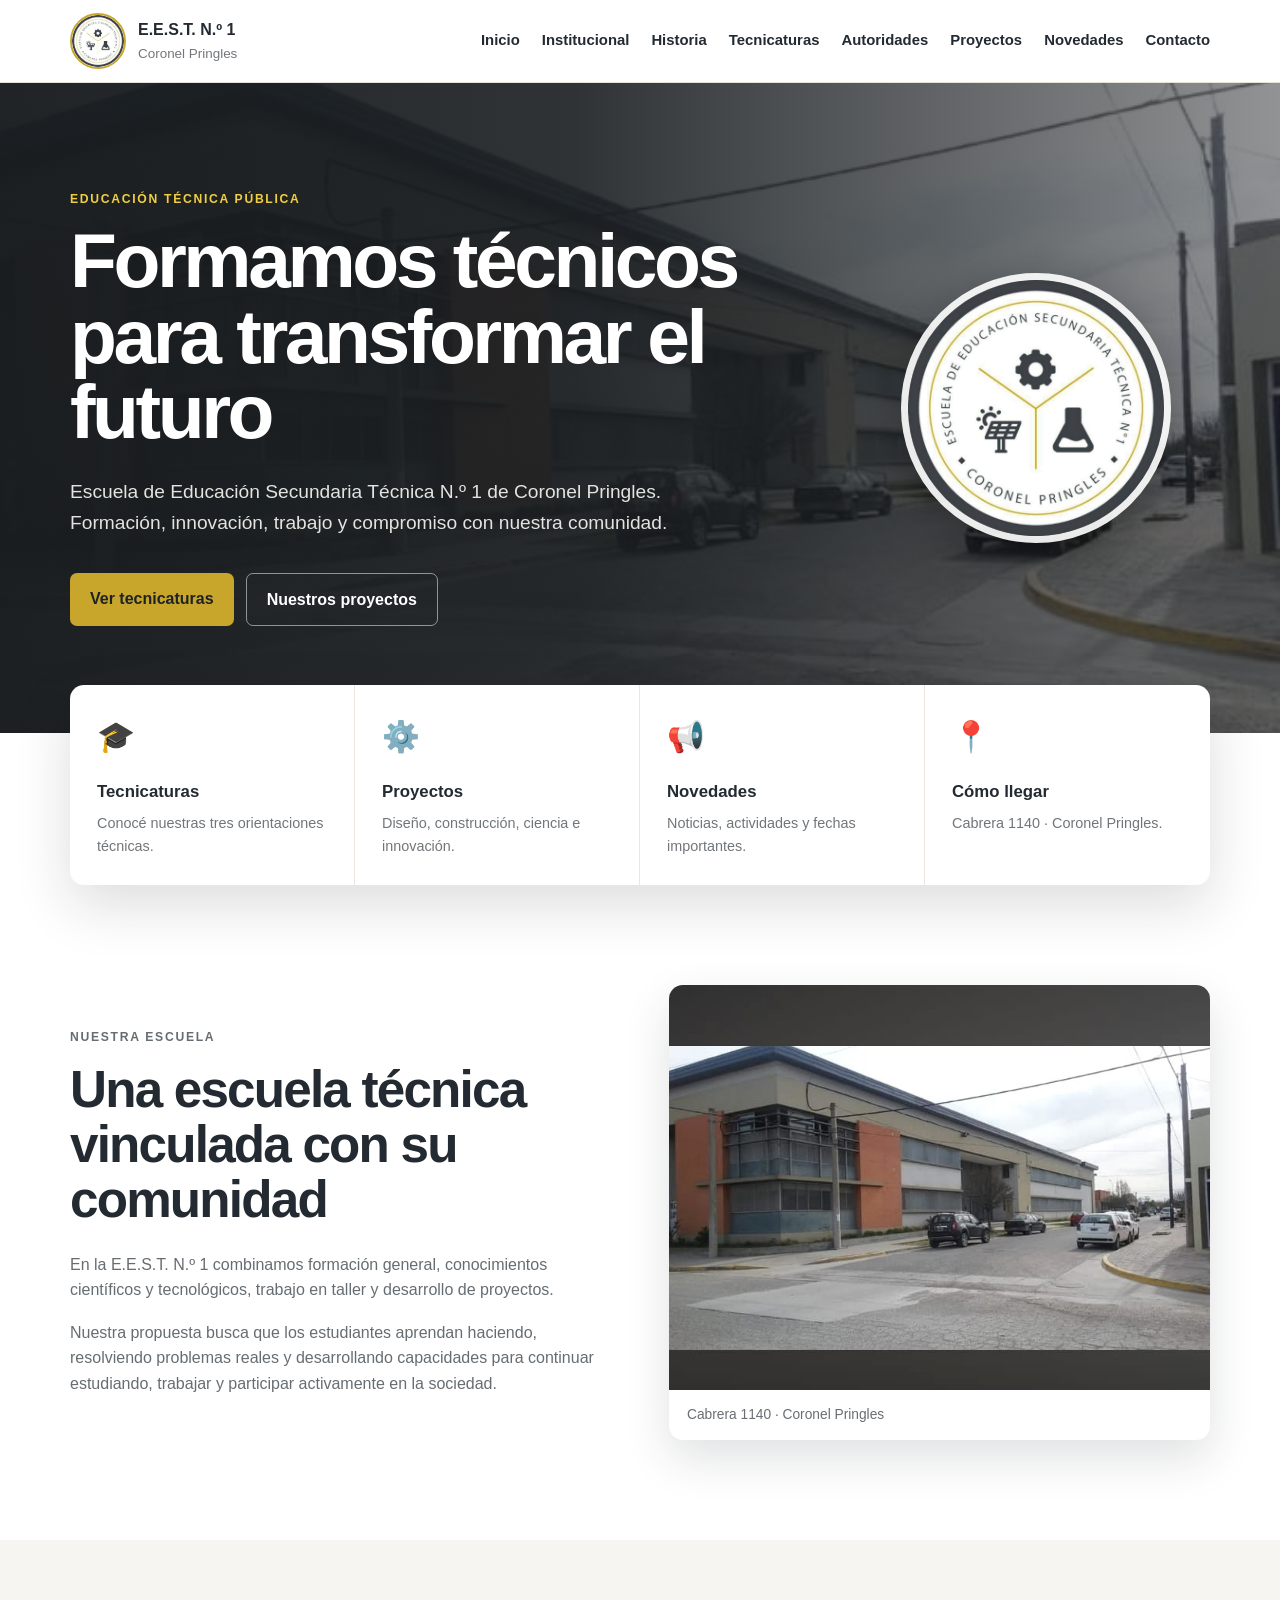
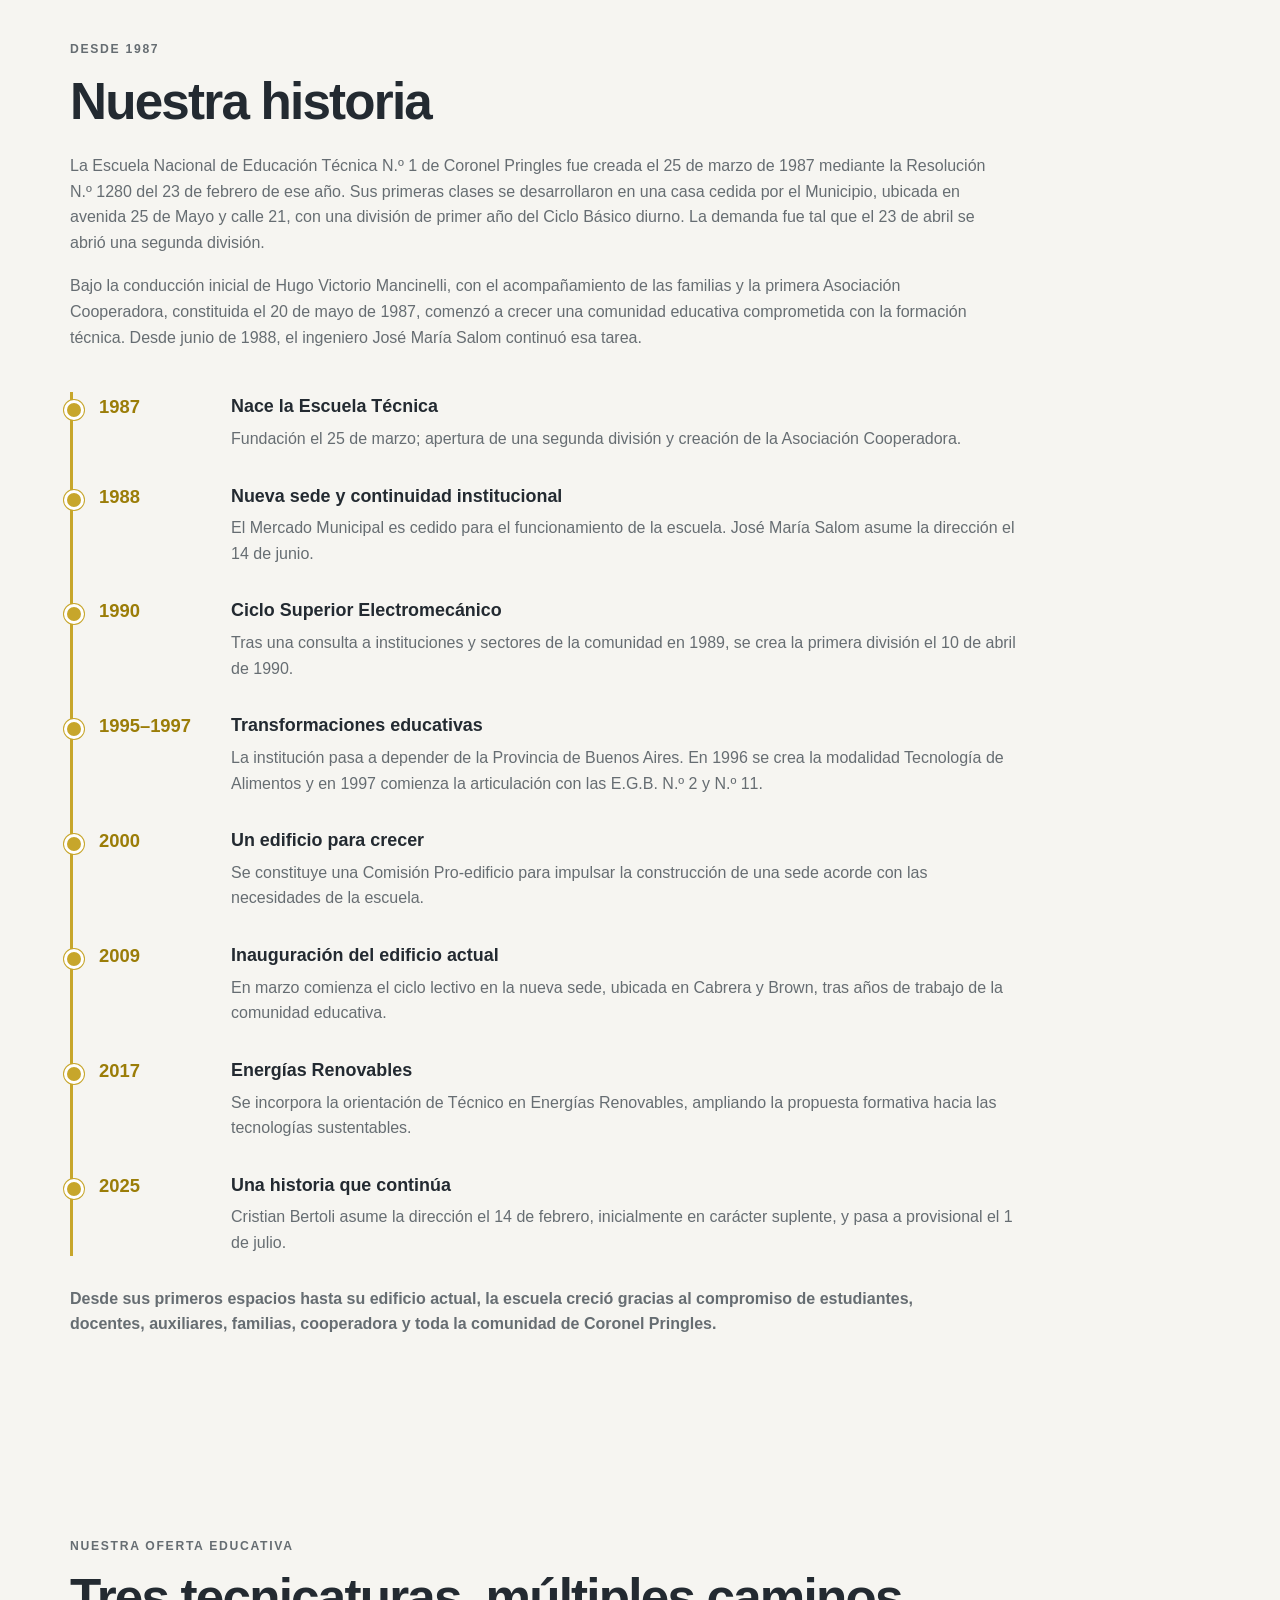
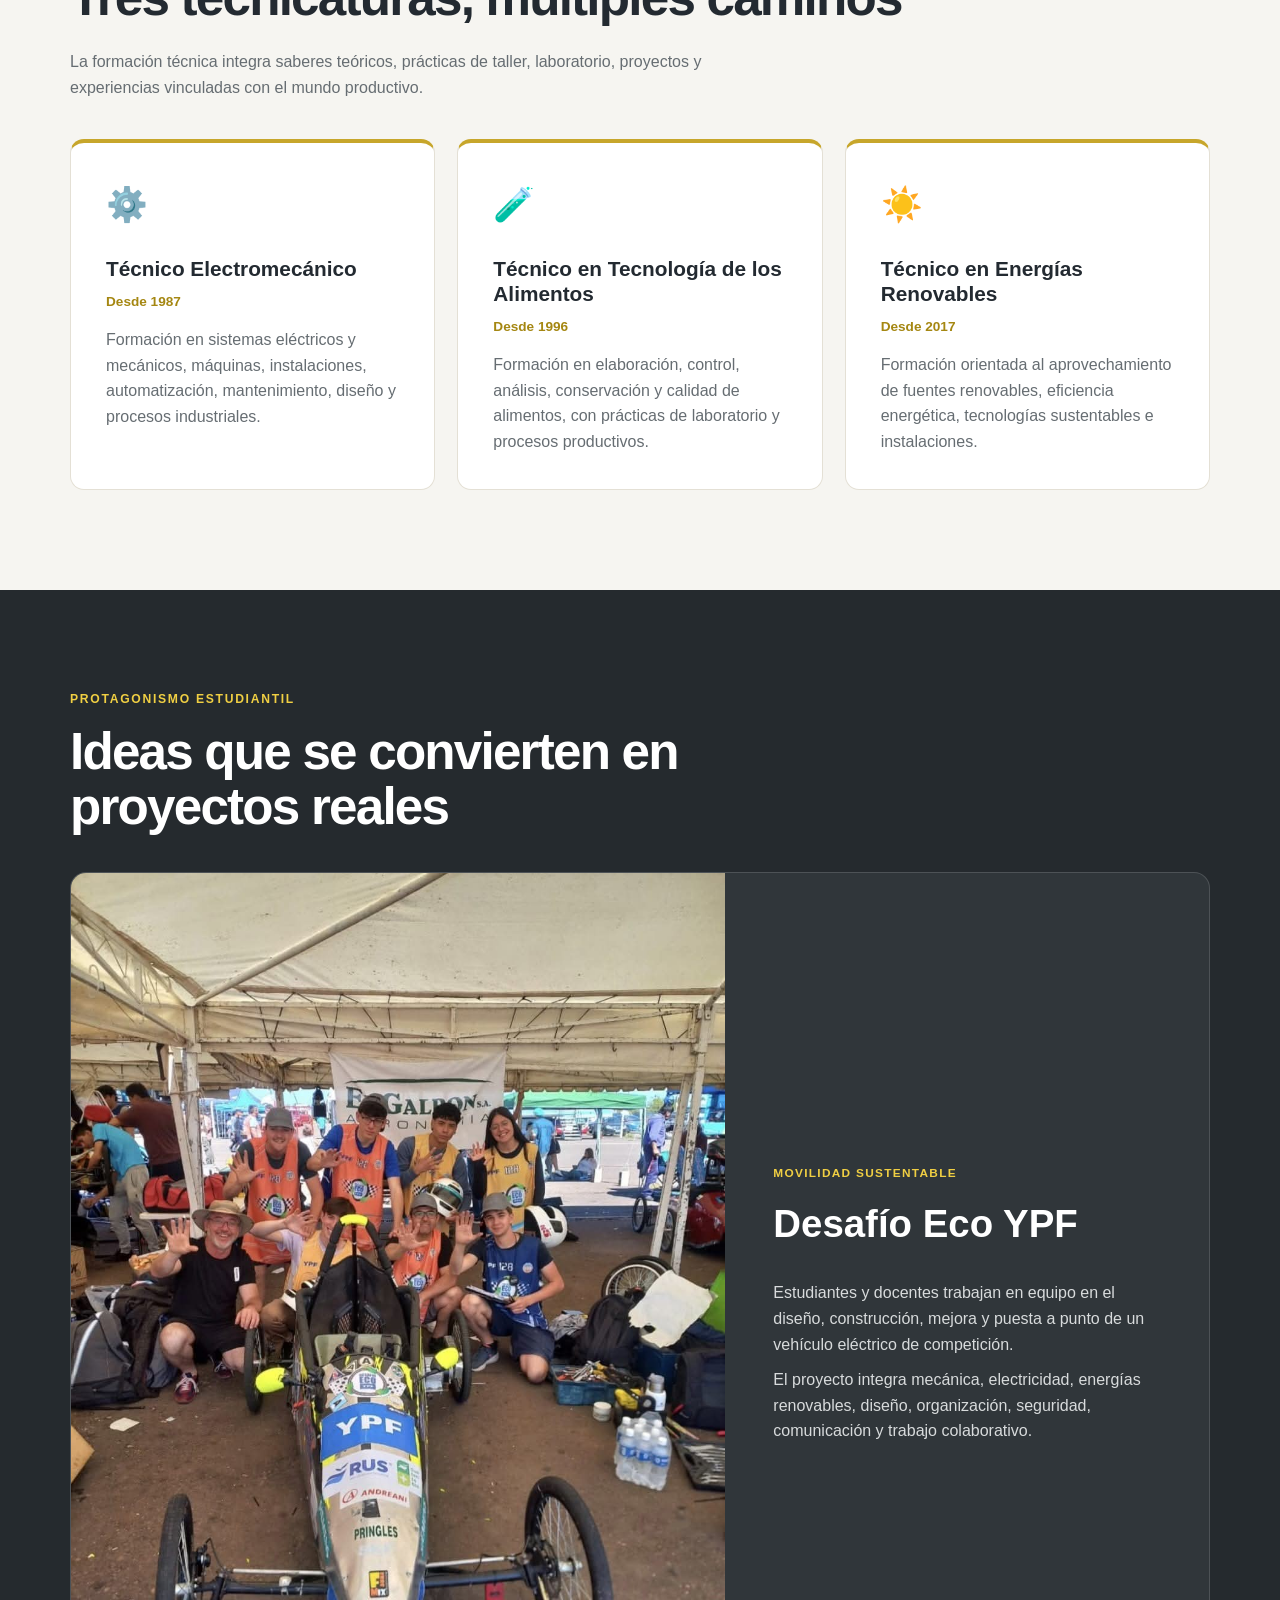
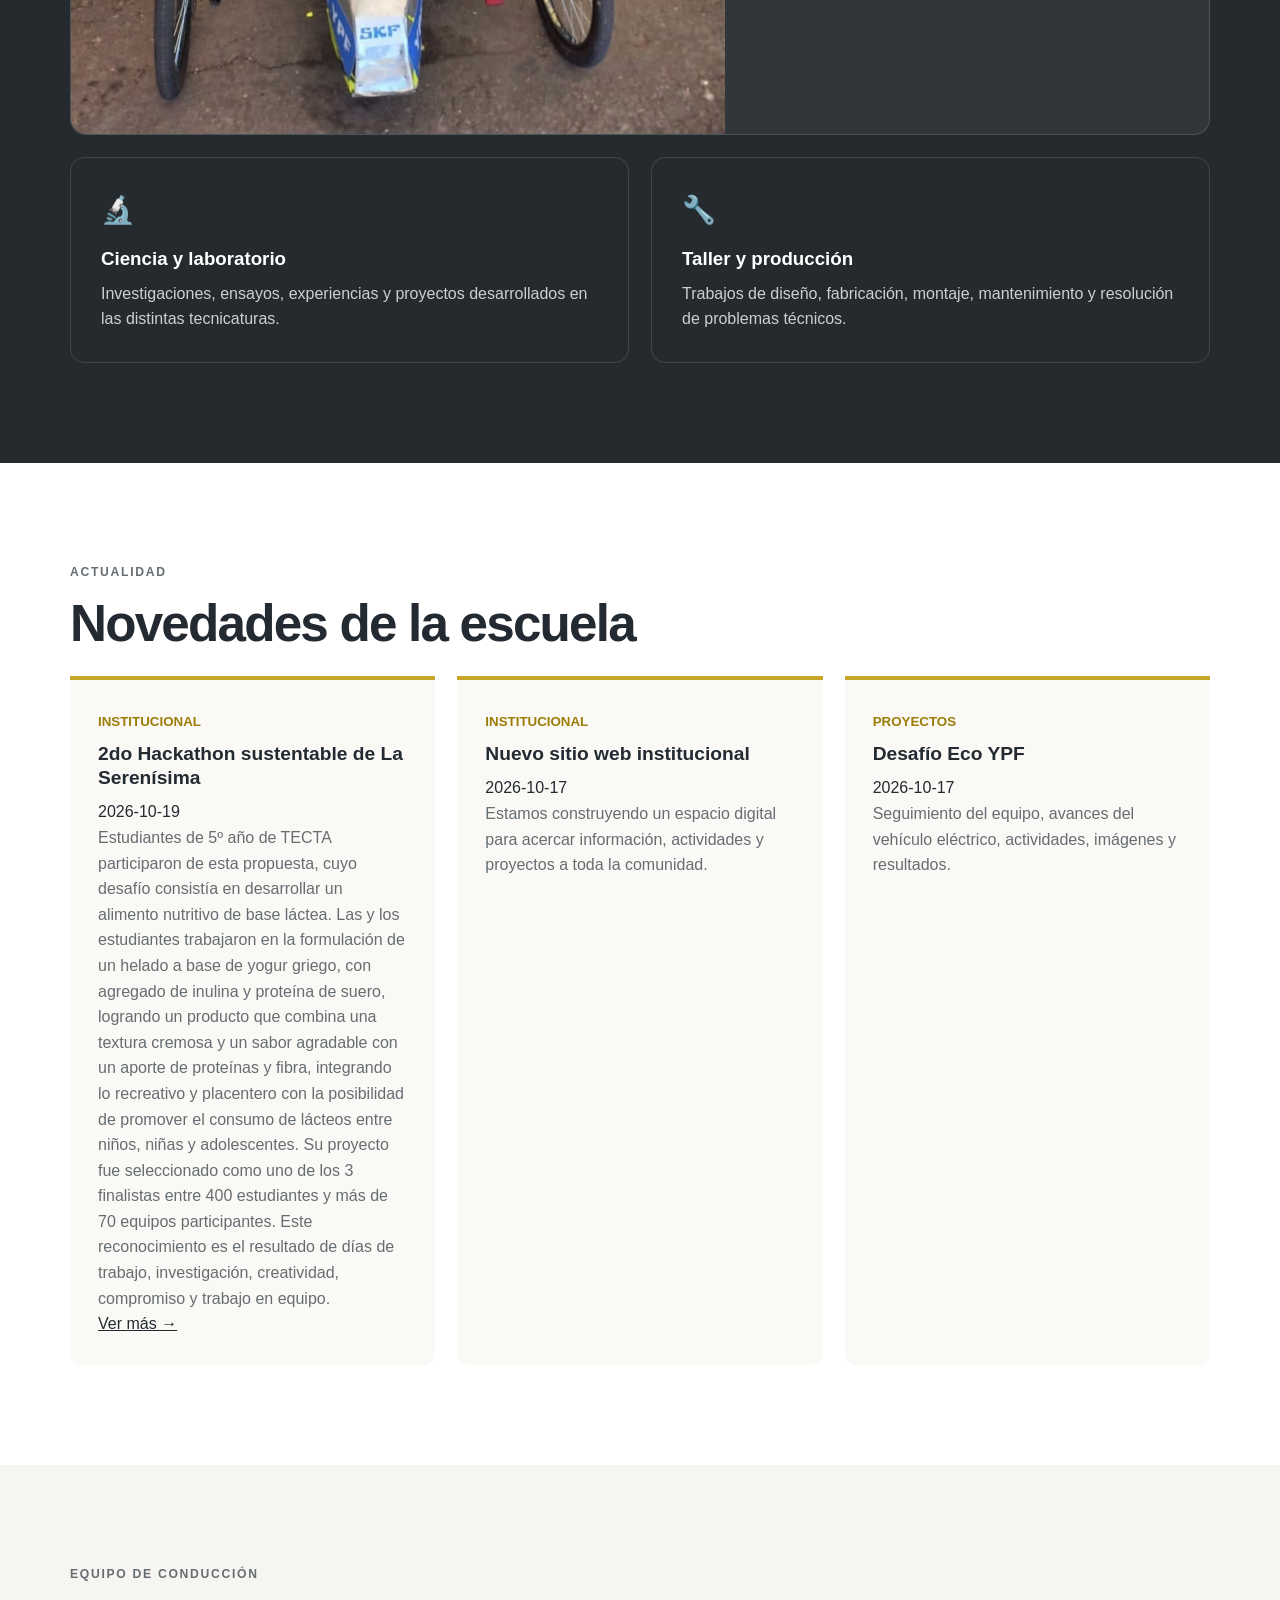
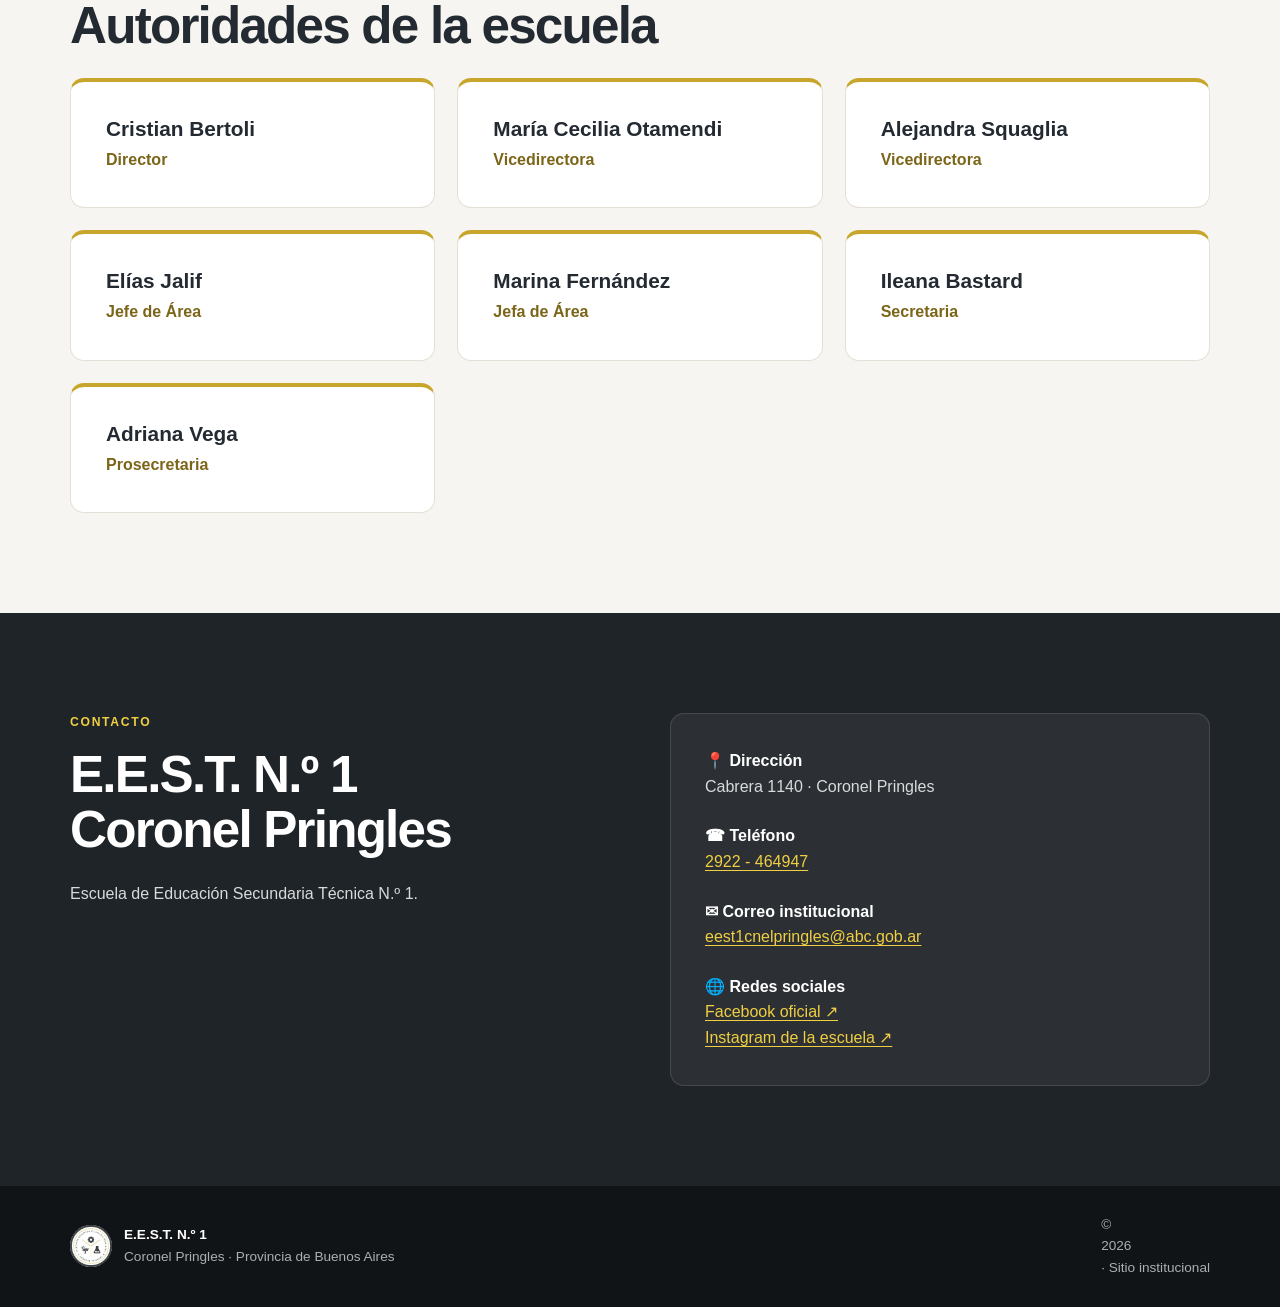
<file: index.html>
<!DOCTYPE html>
<html lang="es">
<head>
  <meta charset="UTF-8">
  <meta name="viewport" content="width=device-width, initial-scale=1.0">
  <meta name="description" content="Sitio institucional de la Escuela de Educación Secundaria Técnica N.º 1 de Coronel Pringles">
  <title>E.E.S.T. N.º 1 | Coronel Pringles</title>
  <link rel="stylesheet" href="estilos.css">
</head>
<body>
  <header class="encabezado">
    <div class="contenedor barra">
      <a class="marca" href="#inicio">
        <img src="imagenes/logo-eest1.jpg" alt="Logo E.E.S.T. N.º 1 Coronel Pringles" class="logo">
        <div>
          <strong>E.E.S.T. N.º 1</strong>
          <span>Coronel Pringles</span>
        </div>
      </a>

      <button class="boton-menu" id="botonMenu" aria-label="Abrir menú" aria-expanded="false">☰</button>

      <nav class="menu" id="menuPrincipal">
        <a href="#inicio">Inicio</a>
        <a href="#institucional">Institucional</a>
        <a href="#historia">Historia</a>
        <a href="#oferta">Tecnicaturas</a>
        <a href="#autoridades">Autoridades</a>
        <a href="#proyectos">Proyectos</a>
        <a href="#novedades">Novedades</a>
        <a href="#contacto">Contacto</a>
      </nav>
    </div>
  </header>

  <main>
    <section class="hero" id="inicio">
      <div class="hero-fondo"></div>
      <div class="contenedor hero-contenido">
        <div class="hero-texto">
          <p class="etiqueta clara">Educación Técnica Pública</p>
          <h1>Formamos técnicos para transformar el futuro</h1>
          <p class="bajada">
            Escuela de Educación Secundaria Técnica N.º 1 de Coronel Pringles.
            Formación, innovación, trabajo y compromiso con nuestra comunidad.
          </p>
          <div class="acciones">
            <a class="boton primario" href="#oferta">Ver tecnicaturas</a>
            <a class="boton secundario" href="#proyectos">Nuestros proyectos</a>
          </div>
        </div>
        <div class="hero-logo">
          <img src="imagenes/logo-eest1.jpg" alt="Escudo de la E.E.S.T. N.º 1">
        </div>
      </div>
    </section>

    <section class="accesos">
      <div class="contenedor grilla-accesos">
        <a class="tarjeta-acceso" href="#oferta">
          <span class="icono">🎓</span>
          <h3>Tecnicaturas</h3>
          <p>Conocé nuestras tres orientaciones técnicas.</p>
        </a>
        <a class="tarjeta-acceso" href="#proyectos">
          <span class="icono">⚙️</span>
          <h3>Proyectos</h3>
          <p>Diseño, construcción, ciencia e innovación.</p>
        </a>
        <a class="tarjeta-acceso" href="#novedades">
          <span class="icono">📢</span>
          <h3>Novedades</h3>
          <p>Noticias, actividades y fechas importantes.</p>
        </a>
        <a class="tarjeta-acceso" href="#contacto">
          <span class="icono">📍</span>
          <h3>Cómo llegar</h3>
          <p>Cabrera 1140 · Coronel Pringles.</p>
        </a>
      </div>
    </section>

    <section class="seccion" id="institucional">
      <div class="contenedor dos-columnas">
        <div>
          <p class="etiqueta">Nuestra escuela</p>
          <h2>Una escuela técnica vinculada con su comunidad</h2>
          <p>
            En la E.E.S.T. N.º 1 combinamos formación general, conocimientos científicos
            y tecnológicos, trabajo en taller y desarrollo de proyectos.
          </p>
          <p>
            Nuestra propuesta busca que los estudiantes aprendan haciendo, resolviendo
            problemas reales y desarrollando capacidades para continuar estudiando,
            trabajar y participar activamente en la sociedad.
          </p>
        </div>
        <figure class="foto-institucional">
          <img src="imagenes/fachada-eest1.jpg" alt="Fachada de la E.E.S.T. N.º 1 de Coronel Pringles">
          <figcaption>Cabrera 1140 · Coronel Pringles</figcaption>
        </figure>
      </div>
    </section>

    <section class="seccion fondo-claro" id="historia">
      <div class="contenedor">
        <p class="etiqueta">Desde 1987</p>
        <h2>Nuestra historia</h2>
        <p class="historia-intro">La Escuela Nacional de Educación Técnica N.º 1 de Coronel Pringles fue creada el 25 de marzo de 1987 mediante la Resolución N.º 1280 del 23 de febrero de ese año. Sus primeras clases se desarrollaron en una casa cedida por el Municipio, ubicada en avenida 25 de Mayo y calle 21, con una división de primer año del Ciclo Básico diurno. La demanda fue tal que el 23 de abril se abrió una segunda división.</p>
        <p class="historia-intro">Bajo la conducción inicial de Hugo Victorio Mancinelli, con el acompañamiento de las familias y la primera Asociación Cooperadora, constituida el 20 de mayo de 1987, comenzó a crecer una comunidad educativa comprometida con la formación técnica. Desde junio de 1988, el ingeniero José María Salom continuó esa tarea.</p>
        <div class="linea-tiempo">
          <article><time>1987</time><div><h3>Nace la Escuela Técnica</h3><p>Fundación el 25 de marzo; apertura de una segunda división y creación de la Asociación Cooperadora.</p></div></article>
          <article><time>1988</time><div><h3>Nueva sede y continuidad institucional</h3><p>El Mercado Municipal es cedido para el funcionamiento de la escuela. José María Salom asume la dirección el 14 de junio.</p></div></article>
          <article><time>1990</time><div><h3>Ciclo Superior Electromecánico</h3><p>Tras una consulta a instituciones y sectores de la comunidad en 1989, se crea la primera división el 10 de abril de 1990.</p></div></article>
          <article><time>1995–1997</time><div><h3>Transformaciones educativas</h3><p>La institución pasa a depender de la Provincia de Buenos Aires. En 1996 se crea la modalidad Tecnología de Alimentos y en 1997 comienza la articulación con las E.G.B. N.º 2 y N.º 11.</p></div></article>
          <article><time>2000</time><div><h3>Un edificio para crecer</h3><p>Se constituye una Comisión Pro-edificio para impulsar la construcción de una sede acorde con las necesidades de la escuela.</p></div></article>
          <article><time>2009</time><div><h3>Inauguración del edificio actual</h3><p>En marzo comienza el ciclo lectivo en la nueva sede, ubicada en Cabrera y Brown, tras años de trabajo de la comunidad educativa.</p></div></article>
          <article><time>2017</time><div><h3>Energías Renovables</h3><p>Se incorpora la orientación de Técnico en Energías Renovables, ampliando la propuesta formativa hacia las tecnologías sustentables.</p></div></article>
          <article><time>2025</time><div><h3>Una historia que continúa</h3><p>Cristian Bertoli asume la dirección el 14 de febrero, inicialmente en carácter suplente, y pasa a provisional el 1 de julio.</p></div></article>
        </div>
        <p class="historia-cierre">Desde sus primeros espacios hasta su edificio actual, la escuela creció gracias al compromiso de estudiantes, docentes, auxiliares, familias, cooperadora y toda la comunidad de Coronel Pringles.</p>
      </div>
    </section>

    <section class="seccion fondo-claro" id="oferta">
      <div class="contenedor">
        <p class="etiqueta">Nuestra oferta educativa</p>
        <h2>Tres tecnicaturas, múltiples caminos</h2>
        <p class="texto-intro">
          La formación técnica integra saberes teóricos, prácticas de taller,
          laboratorio, proyectos y experiencias vinculadas con el mundo productivo.
        </p>

        <div class="grilla-tres">
          <article class="tarjeta especialidad">
            <div class="simbolo">⚙️</div>
            <h3>Técnico Electromecánico</h3><p class="anio-especialidad">Desde 1987</p>
            <p>
              Formación en sistemas eléctricos y mecánicos, máquinas, instalaciones,
              automatización, mantenimiento, diseño y procesos industriales.
            </p>
          </article>

          <article class="tarjeta especialidad">
            <div class="simbolo">🧪</div>
            <h3>Técnico en Tecnología de los Alimentos</h3><p class="anio-especialidad">Desde 1996</p>
            <p>
              Formación en elaboración, control, análisis, conservación y calidad
              de alimentos, con prácticas de laboratorio y procesos productivos.
            </p>
          </article>

          <article class="tarjeta especialidad">
            <div class="simbolo">☀️</div>
            <h3>Técnico en Energías Renovables</h3><p class="anio-especialidad">Desde 2017</p>
            <p>
              Formación orientada al aprovechamiento de fuentes renovables,
              eficiencia energética, tecnologías sustentables e instalaciones.
            </p>
          </article>
        </div>
      </div>
    </section>

    <section class="seccion proyectos" id="proyectos">
      <div class="contenedor">
        <p class="etiqueta clara">Protagonismo estudiantil</p>
        <h2>Ideas que se convierten en proyectos reales</h2>

        <article class="eco-destacado">
          <div class="eco-imagen">
            <img src="imagenes/eco-ypf.jpg" alt="Equipo de la E.E.S.T. N.º 1 junto al auto eléctrico del Desafío Eco YPF">
          </div>
          <div class="eco-texto">
            <span class="mini">Movilidad sustentable</span>
            <h3>Desafío Eco YPF</h3>
            <p>
              Estudiantes y docentes trabajan en equipo en el diseño, construcción,
              mejora y puesta a punto de un vehículo eléctrico de competición.
            </p>
            <p>
              El proyecto integra mecánica, electricidad, energías renovables,
              diseño, organización, seguridad, comunicación y trabajo colaborativo.
            </p>
          </div>
        </article>

        <div class="grilla-dos">
          <article class="proyecto-simple">
            <span>🔬</span>
            <h3>Ciencia y laboratorio</h3>
            <p>Investigaciones, ensayos, experiencias y proyectos desarrollados en las distintas tecnicaturas.</p>
          </article>
          <article class="proyecto-simple">
            <span>🔧</span>
            <h3>Taller y producción</h3>
            <p>Trabajos de diseño, fabricación, montaje, mantenimiento y resolución de problemas técnicos.</p>
          </article>
        </div>
      </div>
    </section>

    <section class="seccion" id="novedades">
      <div class="contenedor">
        <p class="etiqueta">Actualidad</p>
        <h2>Novedades de la escuela</h2>

        <div class="grilla-tres" id="noticiasDinamicas"></div>
      </div>
    </section>

    <section class="seccion fondo-claro" id="autoridades">
      <div class="contenedor">
        <p class="etiqueta">Equipo de conducción</p>
        <h2>Autoridades de la escuela</h2>
        <div class="grilla-tres">
          <article class="tarjeta autoridad"><h3>Cristian Bertoli</h3><p>Director</p></article>
          <article class="tarjeta autoridad"><h3>María Cecilia Otamendi</h3><p>Vicedirectora</p></article>
          <article class="tarjeta autoridad"><h3>Alejandra Squaglia</h3><p>Vicedirectora</p></article>
          <article class="tarjeta autoridad"><h3>Elías Jalif</h3><p>Jefe de Área</p></article>
          <article class="tarjeta autoridad"><h3>Marina Fernández</h3><p>Jefa de Área</p></article>
          <article class="tarjeta autoridad"><h3>Ileana Bastard</h3><p>Secretaria</p></article>
          <article class="tarjeta autoridad"><h3>Adriana Vega</h3><p>Prosecretaria</p></article>
        </div>
      </div>
    </section>

    <section class="seccion contacto" id="contacto">
      <div class="contenedor contacto-grid">
        <div>
          <p class="etiqueta clara">Contacto</p>
          <h2>E.E.S.T. N.º 1<br>Coronel Pringles</h2>
          <p class="contacto-intro">
            Escuela de Educación Secundaria Técnica N.º 1.
          </p>
        </div>
        <div class="datos-contacto">
          <p><strong>📍 Dirección</strong><br><span>Cabrera 1140 · Coronel Pringles</span></p>
          <p><strong>☎ Teléfono</strong><br><a href="tel:+542922464947">2922 - 464947</a></p>
          <p><strong>✉ Correo institucional</strong><br><a href="mailto:eest1cnelpringles@abc.gob.ar">eest1cnelpringles@abc.gob.ar</a></p>
          <p><strong>🌐 Redes sociales</strong><br><a href="https://www.facebook.com/eest.coronelpringles.1" target="_blank" rel="noopener noreferrer">Facebook oficial ↗</a><br><a href="https://www.instagram.com/tecnicacoronelpringles/?hl=es-la" target="_blank" rel="noopener noreferrer">Instagram de la escuela ↗</a></p>
        </div>
      </div>
    </section>
  </main>

  <footer>
    <div class="contenedor pie">
      <div class="pie-marca">
        <img src="imagenes/logo-eest1.jpg" alt="">
        <div>
          <strong>E.E.S.T. N.º 1</strong>
          <span>Coronel Pringles · Provincia de Buenos Aires</span>
        </div>
      </div>
      <p>© <span id="anio"></span> · Sitio institucional</p>
    </div>
  </footer>

  <script src="contenido.js"></script>
  <script src="script.js"></script>
</body>
</html>
</file>
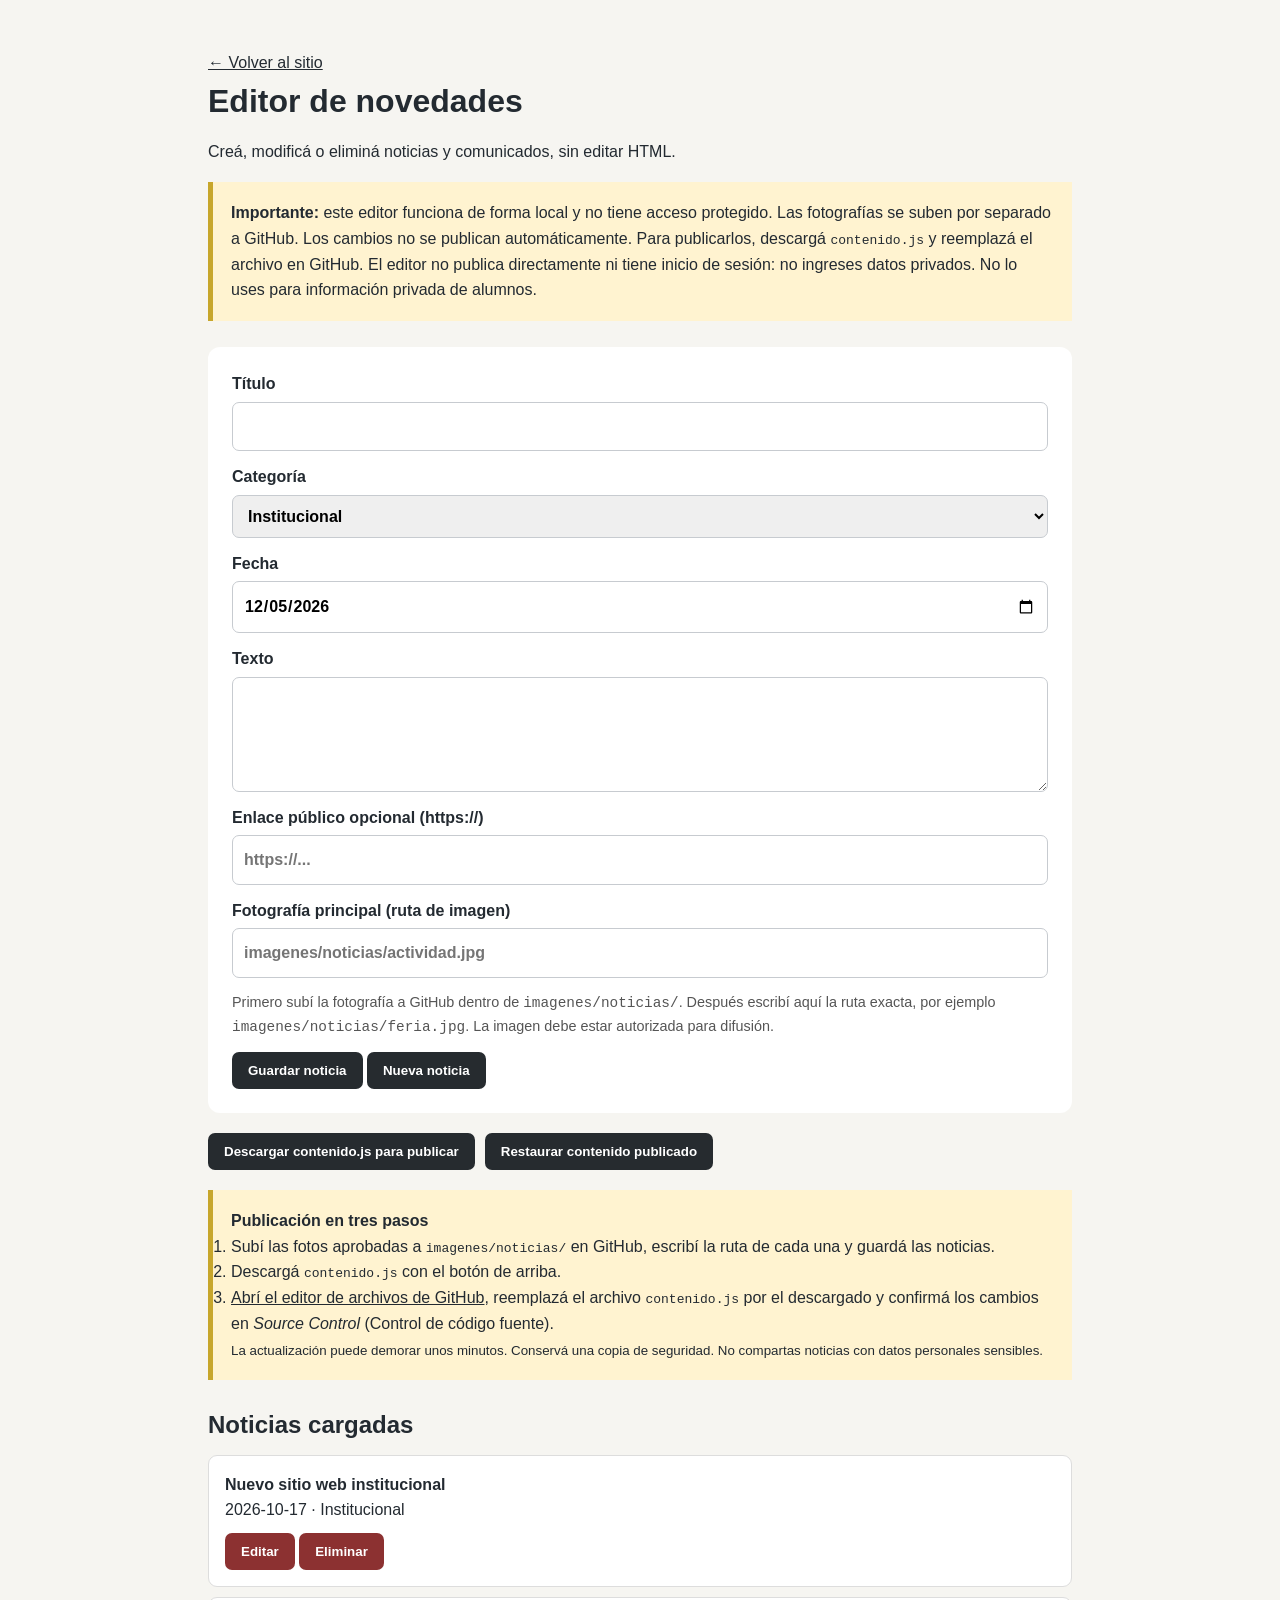
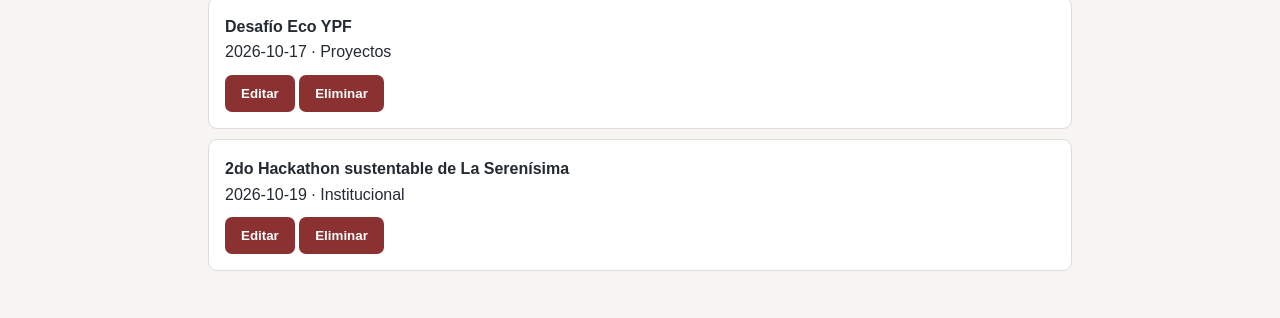
<file: administrar.html>
<!doctype html><html lang="es"><head><meta charset="utf-8"><meta name="viewport" content="width=device-width,initial-scale=1">
<title>Editor de novedades | EEST N.º 1</title><link rel="stylesheet" href="estilos.css">
<style>body{background:#f6f5f1}.editor{max-width:900px;margin:50px auto;padding:0 18px}h1{margin-bottom:12px}.aviso{background:#fff3d0;padding:18px;border-left:5px solid #c7a62b;margin:18px 0 26px}form{background:white;padding:24px;border-radius:12px;display:grid;gap:13px}label{display:grid;gap:5px;font-weight:650}input,textarea,select{padding:11px;font:inherit;border:1px solid #c7cbd0;border-radius:7px;width:100%}textarea{min-height:115px}button{cursor:pointer;padding:11px 16px;border:0;border-radius:7px;background:#262b2f;color:white;font-weight:700}.acciones-editor{display:flex;flex-wrap:wrap;gap:10px;margin:20px 0}.item{padding:16px;background:white;border:1px solid #ddd;border-radius:9px;margin:10px 0}.item button{margin-top:10px;background:#8c3131}.estado{font-weight:700;color:#326032}</style></head><body>
<main class="editor"><a href="index.html">← Volver al sitio</a><h1>Editor de novedades</h1>
<p>Creá, modificá o eliminá noticias y comunicados, sin editar HTML.</p>
<div class="aviso"><strong>Importante:</strong> este editor funciona de forma local y no tiene acceso protegido. Las fotografías se suben por separado a GitHub. Los cambios no se publican automáticamente. Para publicarlos, descargá <code>contenido.js</code> y reemplazá el archivo en GitHub. El editor no publica directamente ni tiene inicio de sesión: no ingreses datos privados. No lo uses para información privada de alumnos.</div>
<form id="formulario">
<input type="hidden" id="indice">
<label>Título<input id="titulo" maxlength="140" required></label>
<label>Categoría<select id="categoria"><option>Institucional</option><option>Estudiantes y familias</option><option>Proyectos</option><option>Mesas de examen</option><option>Comunicados</option><option>Actividades</option></select></label>
<label>Fecha<input id="fecha" type="date" required></label>
<label>Texto<textarea id="texto" required></textarea></label>
<label>Enlace público opcional (https://)<input id="enlace" type="url" placeholder="https://..."></label>
<label>Fotografía principal (ruta de imagen)<input id="imagen" type="text" maxlength="300" placeholder="imagenes/noticias/actividad.jpg"></label>
<p style="margin:0;color:#555;font-size:.9rem">Primero subí la fotografía a GitHub dentro de <code>imagenes/noticias/</code>. Después escribí aquí la ruta exacta, por ejemplo <code>imagenes/noticias/feria.jpg</code>. La imagen debe estar autorizada para difusión.</p>
<div><button type="submit">Guardar noticia</button> <button type="button" id="limpiar">Nueva noticia</button></div>
</form>
<div class="acciones-editor"><button id="descargar">Descargar contenido.js para publicar</button><button id="restaurar">Restaurar contenido publicado</button></div>
<section class="aviso" aria-label="Cómo publicar"><strong>Publicación en tres pasos</strong><ol><li>Subí las fotos aprobadas a <code>imagenes/noticias/</code> en GitHub, escribí la ruta de cada una y guardá las noticias.</li><li>Descargá <code>contenido.js</code> con el botón de arriba.</li><li><a href="https://github.dev/eest1coronelpringles/eest1-web" target="_blank" rel="noopener noreferrer">Abrí el editor de archivos de GitHub</a>, reemplazá el archivo <code>contenido.js</code> por el descargado y confirmá los cambios en <em>Source Control</em> (Control de código fuente).</li></ol><small>La actualización puede demorar unos minutos. Conservá una copia de seguridad. No compartas noticias con datos personales sensibles.</small></section><p id="estado" class="estado" role="status"></p><h2>Noticias cargadas</h2><div id="lista"></div>
</main><script src="contenido.js"></script><script>
const original=window.NOTICIAS_ESCUELA||[];
let items=JSON.parse(localStorage.getItem('eest1_noticias_borrador')||'null')||structuredClone(original);
const $=id=>document.getElementById(id);
$('fecha').value=new Date().toISOString().slice(0,10);
function guardar(){localStorage.setItem('eest1_noticias_borrador',JSON.stringify(items));render();}
function render(){const lista=$('lista');lista.replaceChildren();items.forEach((n,i)=>{const box=document.createElement('div');box.className='item';const title=document.createElement('strong');title.textContent=n.titulo;const meta=document.createElement('p');meta.textContent=n.fecha+' · '+n.categoria;const edit=document.createElement('button');edit.textContent='Editar';edit.onclick=()=>{['titulo','categoria','fecha','texto','enlace','imagen'].forEach(k=>$(k).value=n[k]||'');$('indice').value=i;window.scrollTo(0,0)};const del=document.createElement('button');del.textContent='Eliminar';del.onclick=()=>{if(confirm('¿Eliminar esta noticia?')){items.splice(i,1);guardar()}};if(n.imagen){const ruta=document.createElement('p');ruta.textContent='Imagen: '+n.imagen;box.append(ruta)}box.append(title,meta,edit,' ',del);lista.append(box)})}
$('formulario').onsubmit=e=>{e.preventDefault();const n={};['titulo','categoria','fecha','texto','enlace','imagen'].forEach(k=>n[k]=$(k).value.trim());if(n.imagen && (!/^imagenes\/[a-zA-Z0-9_./-]+\.(jpg|jpeg|png|webp)$/i.test(n.imagen) || n.imagen.includes('..'))){alert('La imagen debe tener una ruta como imagenes/noticias/foto.jpg');return;}const i=$('indice').value;if(i==='')items.push(n);else items[Number(i)]=n;guardar();$('formulario').reset();$('indice').value='';$('fecha').value=new Date().toISOString().slice(0,10);$('estado').textContent='Borrador guardado en este navegador.'};
$('limpiar').onclick=()=>{$('formulario').reset();$('indice').value='';$('fecha').value=new Date().toISOString().slice(0,10)};
$('restaurar').onclick=()=>{if(confirm('¿Descartar los borradores locales?')){items=structuredClone(original);guardar();$('estado').textContent='Restaurado.'}};
$('descargar').onclick=()=>{const contenido='window.NOTICIAS_ESCUELA = '+JSON.stringify(items,null,2)+';\n';const url=URL.createObjectURL(new Blob([contenido],{type:'text/javascript'}));const a=document.createElement('a');a.href=url;a.download='contenido.js';a.click();URL.revokeObjectURL(url);$('estado').textContent='Archivo descargado. Abrí el editor de GitHub usando el enlace de instrucciones para reemplazar contenido.js.'};
render();
</script></body></html>
</file>
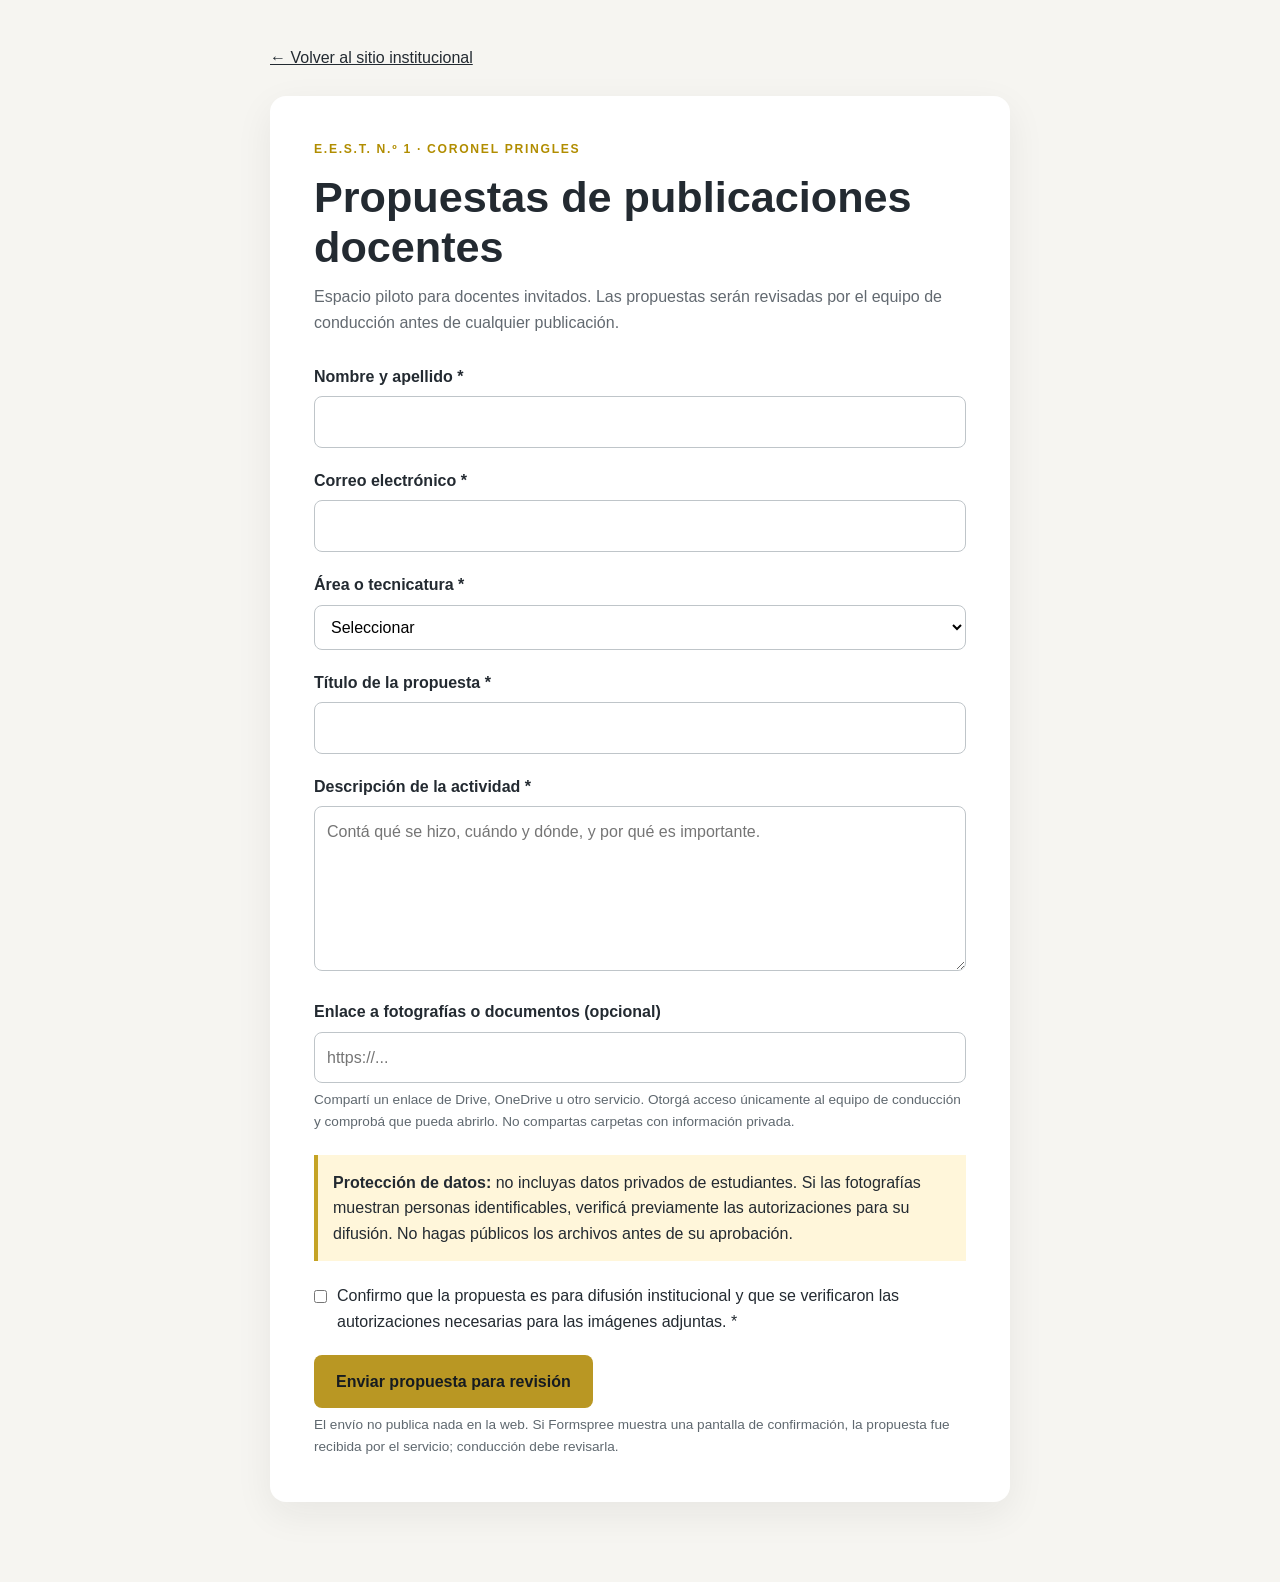
<file: propuestas-docentes.html>
<!DOCTYPE html>
<html lang="es">
<head>
<meta charset="utf-8">
<meta name="viewport" content="width=device-width, initial-scale=1">
<title>Propuestas docentes | E.E.S.T. N.º 1</title>
<link rel="stylesheet" href="estilos.css">
<style>
body{background:#f6f5f1}
.pagina-formulario{max-width:780px;margin:45px auto 80px;padding:0 20px}
.volver{display:inline-block;margin-bottom:25px}
.panel-formulario{background:white;border-radius:16px;padding:clamp(22px,5vw,44px);box-shadow:0 12px 38px #2221}
.panel-formulario h1{font-size:clamp(1.8rem,4vw,2.7rem);line-height:1.15;margin-bottom:12px}
.intro{color:#626970;margin-bottom:28px}
.campo{margin-bottom:20px}
.campo label{display:block;font-weight:700;margin-bottom:7px}
.campo input,.campo select,.campo textarea{width:100%;font:inherit;padding:12px;border:1px solid #bfc5c9;border-radius:8px;background:white}
.campo textarea{min-height:165px;resize:vertical}
.ayuda{display:block;font-size:.85rem;color:#5f686f;margin-top:6px}
.privacidad{background:#fff6da;border-left:4px solid #c5a324;padding:15px;margin:22px 0}
.confirmacion{display:flex;align-items:flex-start;gap:10px;margin:20px 0}
.confirmacion input{margin-top:7px}
.enviar{border:0;background:#b99723;color:#161b20;padding:14px 22px;font:inherit;font-weight:800;border-radius:8px;cursor:pointer}
.enviar:hover{background:#d0ac2e}
</style>
</head>
<body>
<main class="pagina-formulario">
<a class="volver" href="index.html">← Volver al sitio institucional</a>
<div class="panel-formulario">
<p class="etiqueta">E.E.S.T. N.º 1 · Coronel Pringles</p>
<h1>Propuestas de publicaciones docentes</h1>
<p class="intro">Espacio piloto para docentes invitados. Las propuestas serán revisadas por el equipo de conducción antes de cualquier publicación.</p>
<form action="https://formspree.io/f/xoejzpvq" method="POST" >
<input type="hidden" name="_subject" value="Nueva propuesta docente - EEST N.º 1">
<div class="campo"><label for="nombre">Nombre y apellido *</label><input id="nombre" name="docente" autocomplete="name" required maxlength="120"></div>
<div class="campo"><label for="correo">Correo electrónico *</label><input id="correo" name="email" type="email" autocomplete="email" required maxlength="180"></div>
<div class="campo"><label for="area">Área o tecnicatura *</label><select id="area" name="area" required><option value="">Seleccionar</option><option>Electromecánica</option><option>Tecnología de los Alimentos</option><option>Energías Renovables</option><option>Formación General</option><option>Otra actividad institucional</option></select></div>
<div class="campo"><label for="titulo">Título de la propuesta *</label><input id="titulo" name="titulo" required maxlength="160"></div>
<div class="campo"><label for="descripcion">Descripción de la actividad *</label><textarea id="descripcion" name="descripcion" required maxlength="8000" placeholder="Contá qué se hizo, cuándo y dónde, y por qué es importante."></textarea></div>
<div class="campo"><label for="enlace">Enlace a fotografías o documentos (opcional)</label><input id="enlace" name="enlace_fotografias" type="url" inputmode="url" placeholder="https://..." maxlength="1500"><small class="ayuda">Compartí un enlace de Drive, OneDrive u otro servicio. Otorgá acceso únicamente al equipo de conducción y comprobá que pueda abrirlo. No compartas carpetas con información privada.</small></div>
<div class="privacidad"><strong>Protección de datos:</strong> no incluyas datos privados de estudiantes. Si las fotografías muestran personas identificables, verificá previamente las autorizaciones para su difusión. No hagas públicos los archivos antes de su aprobación.</div>
<label class="confirmacion"><input type="checkbox" name="declaracion_autorizacion" value="Confirmado" required><span>Confirmo que la propuesta es para difusión institucional y que se verificaron las autorizaciones necesarias para las imágenes adjuntas. *</span></label>
<button class="enviar" type="submit">Enviar propuesta para revisión</button>
<p class="ayuda">El envío no publica nada en la web. Si Formspree muestra una pantalla de confirmación, la propuesta fue recibida por el servicio; conducción debe revisarla.</p>
</form>
</div>
</main>
</body>
</html>
</file>
<file: estilos.css>
*{box-sizing:border-box;margin:0;padding:0}
html{scroll-behavior:smooth}
body{font-family:"Segoe UI",Arial,sans-serif;color:#232a31;background:#fff;line-height:1.6}
a{color:inherit}
img{max-width:100%;display:block}
.contenedor{width:min(1140px,calc(100% - 40px));margin:auto}
.encabezado{position:sticky;top:0;z-index:50;background:rgba(255,255,255,.97);border-bottom:1px solid #e7e2d5;backdrop-filter:blur(10px)}
.barra{min-height:82px;display:flex;align-items:center;justify-content:space-between;gap:24px}
.marca{display:flex;align-items:center;gap:12px;text-decoration:none}
.logo{width:56px;height:56px;border-radius:50%;object-fit:cover;border:2px solid #c8a82b}
.marca strong{display:block;font-size:1rem}
.marca span{display:block;color:#73777b;font-size:.84rem}
.menu{display:flex;gap:22px;align-items:center}
.menu a{text-decoration:none;font-weight:650;font-size:.93rem}
.menu a:hover{color:#aa8b13}
.boton-menu{display:none;border:0;background:none;font-size:1.8rem;cursor:pointer}

.hero{min-height:650px;position:relative;display:flex;align-items:center;overflow:hidden;background:#252a2e;color:white}
.hero-fondo{position:absolute;inset:0;background:linear-gradient(90deg,rgba(25,29,32,.97) 0%,rgba(25,29,32,.9) 45%,rgba(25,29,32,.48) 100%),url("imagenes/fachada-eest1.jpg") center/cover no-repeat}
.hero-contenido{position:relative;z-index:2;display:grid;grid-template-columns:1.35fr .65fr;gap:70px;align-items:center;padding:90px 0}
.etiqueta{text-transform:uppercase;letter-spacing:.14em;font-size:.76rem;font-weight:800;color:#b18d00;margin-bottom:14px}
.etiqueta.clara{color:#f0cf43}
.hero h1{font-size:clamp(3rem,6vw,5.8rem);line-height:.98;letter-spacing:-.045em;max-width:850px}
.bajada{font-size:1.2rem;max-width:690px;color:#e3e3df;margin-top:28px}
.acciones{display:flex;gap:12px;flex-wrap:wrap;margin-top:34px}
.boton{display:inline-block;padding:13px 20px;border-radius:7px;text-decoration:none;font-weight:750}
.primario{background:#c7a62b;color:#1e2225}
.secundario{border:1px solid rgba(255,255,255,.5);color:white}
.hero-logo img{width:270px;height:270px;border-radius:50%;object-fit:cover;margin:auto;box-shadow:0 18px 55px rgba(0,0,0,.32);border:7px solid rgba(255,255,255,.9)}

.accesos{margin-top:-48px;position:relative;z-index:4}
.grilla-accesos{display:grid;grid-template-columns:repeat(4,1fr);background:white;border-radius:14px;overflow:hidden;box-shadow:0 20px 55px rgba(24,28,31,.15)}
.tarjeta-acceso{padding:27px;text-decoration:none;border-right:1px solid #ece8dc}
.tarjeta-acceso:last-child{border-right:0}
.tarjeta-acceso:hover{background:#faf8f1}
.icono{display:block;font-size:1.9rem;margin-bottom:18px}
.tarjeta-acceso h3{font-size:1.05rem;margin-bottom:6px}
.tarjeta-acceso p{font-size:.9rem;color:#71767a}

.seccion{padding:100px 0}
.fondo-claro{background:#f6f5f1}
.seccion h2{font-size:clamp(2.2rem,4vw,3.5rem);line-height:1.08;letter-spacing:-.035em;margin-bottom:24px}
.seccion p{color:#666d72}
.dos-columnas{display:grid;grid-template-columns:1fr 1fr;gap:58px;align-items:center}
.dos-columnas>div:first-child p:not(.etiqueta){margin-top:17px}
.foto-institucional{background:white;border-radius:14px;overflow:hidden;box-shadow:0 18px 46px rgba(35,42,49,.14)}
.foto-institucional img{width:100%;aspect-ratio:4/3;object-fit:cover}
.foto-institucional figcaption{padding:14px 18px;color:#6a6e72;font-size:.86rem}
.texto-intro{max-width:720px;margin-bottom:38px}
.grilla-tres{display:grid;grid-template-columns:repeat(3,1fr);gap:22px}
.tarjeta{background:white;padding:35px;border-radius:14px;border:1px solid #e4e0d5}
.simbolo{font-size:2.1rem;margin-bottom:26px}
.tarjeta h3{font-size:1.3rem;line-height:1.2;margin-bottom:12px}
.especialidad{border-top:4px solid #c7a62b}

.proyectos{background:#252a2e;color:white}
.proyectos h2{max-width:800px}
.eco-destacado{margin-top:38px;display:grid;grid-template-columns:1.15fr .85fr;border:1px solid rgba(255,255,255,.14);border-radius:16px;overflow:hidden;background:#30363a}
.eco-imagen img{width:100%;height:100%;min-height:520px;object-fit:cover}
.eco-texto{padding:48px;display:flex;flex-direction:column;justify-content:center}
.mini{color:#f0cf43;text-transform:uppercase;font-size:.74rem;letter-spacing:.11em;font-weight:800}
.eco-texto h3{font-size:2.4rem;margin:10px 0 16px}
.eco-texto p{color:#d8dbdc;margin-top:10px}
.grilla-dos{display:grid;grid-template-columns:1fr 1fr;gap:22px;margin-top:22px}
.proyecto-simple{padding:30px;border:1px solid rgba(255,255,255,.13);border-radius:14px}
.proyecto-simple span{font-size:1.7rem}
.proyecto-simple h3{margin:12px 0 7px}
.proyecto-simple p{color:#ccd0d2}

.noticia{padding:28px;border-top:4px solid #c7a62b;background:#faf9f5;border-radius:0 0 12px 12px}
.noticia small{color:#9b7d08;font-weight:800;text-transform:uppercase}
.noticia h3{font-size:1.2rem;line-height:1.25;margin:9px 0}

.contacto{background:#1f2428;color:white}
.contacto-grid{display:grid;grid-template-columns:1fr 1fr;gap:60px;align-items:start}
.contacto-intro{color:#d8dbdc!important}
.datos-contacto{padding:34px;border-radius:14px;background:rgba(255,255,255,.06);border:1px solid rgba(255,255,255,.12)}
.datos-contacto p{color:#d8dbdc}
.datos-contacto p+p{margin-top:24px}
.datos-contacto strong{color:white}

footer{background:#111417;color:white;padding:28px 0}
.pie{display:flex;justify-content:space-between;align-items:center;gap:24px;font-size:.85rem}
.pie-marca{display:flex;align-items:center;gap:12px}
.pie-marca img{width:42px;height:42px;border-radius:50%;object-fit:cover}
.pie span{display:block;color:#a9afb3}
.pie p{color:#a9afb3}

@media(max-width:850px){
 .boton-menu{display:block}
 .menu{display:none;position:absolute;top:72px;left:20px;right:20px;background:white;box-shadow:0 15px 40px rgba(0,0,0,.14);border-radius:10px;padding:14px;flex-direction:column;align-items:stretch}
 .menu.activo{display:flex}
 .menu a{padding:9px}
 .hero-contenido{grid-template-columns:1fr}
 .hero-logo{display:none}
 .grilla-accesos,.grilla-tres{grid-template-columns:1fr 1fr}
 .eco-destacado{grid-template-columns:1fr}
 .eco-imagen img{min-height:400px}
}
@media(max-width:620px){
 .contenedor{width:min(100% - 28px,1140px)}
 .hero{min-height:600px}
 .hero h1{font-size:3.15rem}
 .seccion{padding:72px 0}
 .grilla-accesos,.grilla-tres,.grilla-dos,.dos-columnas,.contacto-grid{grid-template-columns:1fr}
 .accesos{margin-top:-28px}
 .tarjeta-acceso{border-right:0;border-bottom:1px solid #ece8dc}
 .eco-texto{padding:30px}
 .eco-imagen img{min-height:300px}
 .pie{align-items:flex-start;flex-direction:column}
}

.anio-especialidad{font-size:.85rem;font-weight:800;color:#a58712!important;margin:-3px 0 14px}
.datos-contacto a{color:#f0cf43;text-decoration:underline;text-underline-offset:3px;overflow-wrap:anywhere}

.autoridad{border-top:4px solid #c7a62b}.autoridad h3{margin-bottom:5px}.autoridad p{font-weight:650;color:#7b6518}

.historia-intro{max-width:920px;margin:0 0 18px}.linea-tiempo{margin:42px 0 30px;max-width:950px;border-left:3px solid #c7a62b;padding-left:26px}.linea-tiempo article{display:grid;grid-template-columns:110px 1fr;gap:22px;position:relative;margin-bottom:30px}.linea-tiempo article:before{content:"";position:absolute;left:-35px;top:8px;width:14px;height:14px;background:#c7a62b;border:3px solid #fff;border-radius:50%;box-shadow:0 0 0 1px #c7a62b}.linea-tiempo time{font-size:1.15rem;font-weight:800;color:#9b7d08}.linea-tiempo h3{font-size:1.12rem;margin-bottom:5px}.historia-cierre{font-weight:650;max-width:900px}@media(max-width:620px){.linea-tiempo article{grid-template-columns:1fr;gap:3px}}

/* Fotografías principales en las novedades */
.noticia{overflow:hidden}
.noticia-imagen{display:block;width:calc(100% + 56px);max-width:none;height:205px;object-fit:cover;margin:-28px -28px 23px -28px;border-radius:0}
@media(max-width:620px){.noticia-imagen{height:190px}}
</file>
